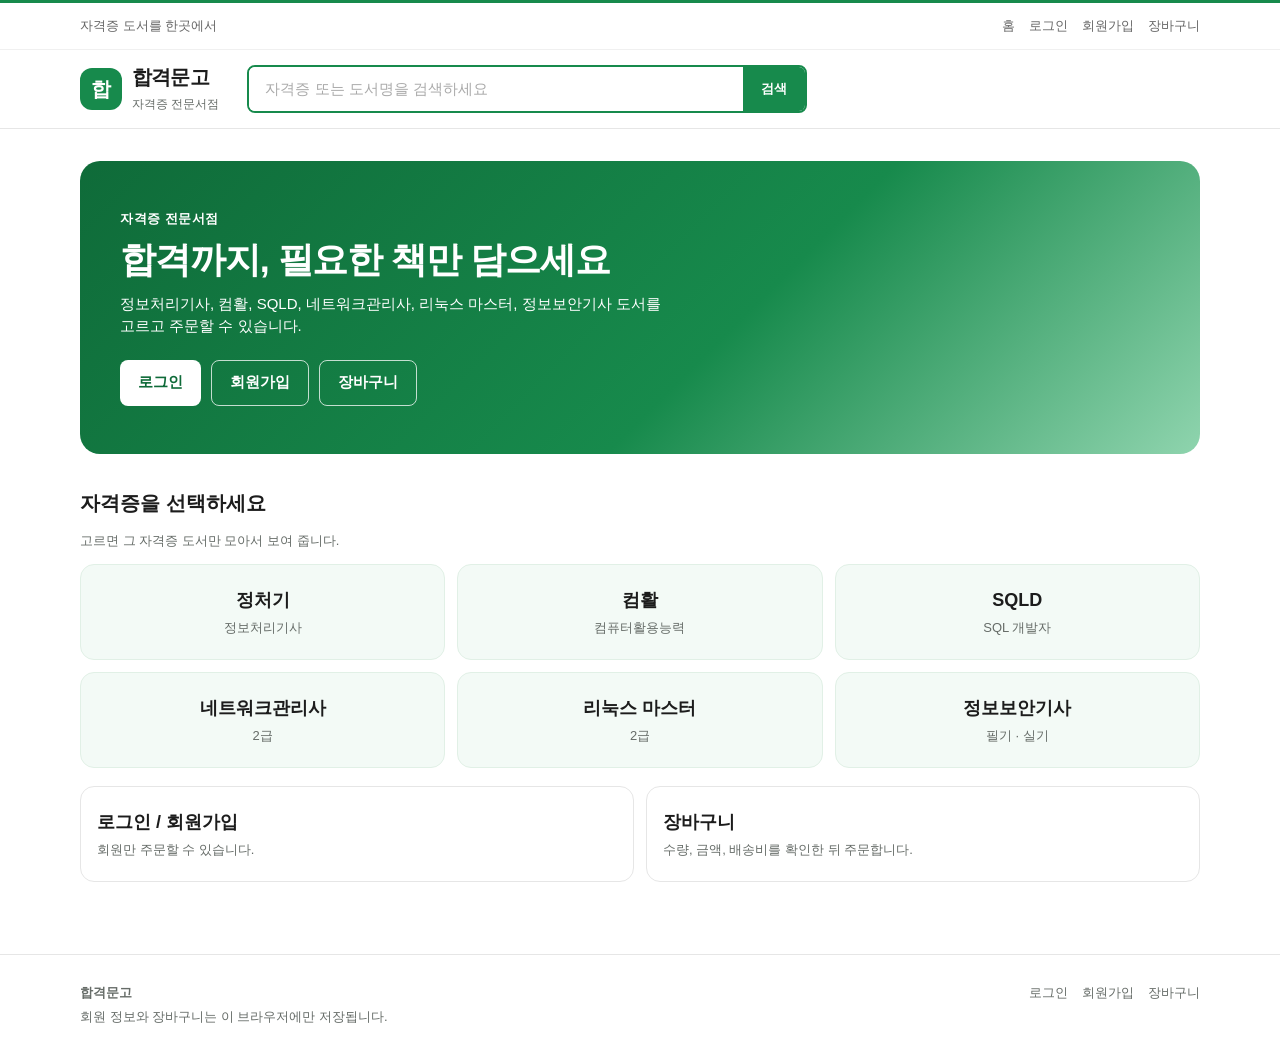
<file: index.html>
<!DOCTYPE html>
<html lang="ko">
<head>
  <meta charset="UTF-8">
  <meta name="viewport" content="width=device-width, initial-scale=1">
  <title>합격문고 | 자격증 전문서점</title>
  <link rel="stylesheet" href="css/style.css">
</head>
<body>
  <div class="util">
    <div class="wrap util-inner">
      <p>자격증 도서를 한곳에서</p>
      <nav class="util-links">
        <a href="index.html">홈</a>
        <span id="guest-menu">
          <a href="login.html">로그인</a>
          <a href="signup.html">회원가입</a>
        </span>
        <span id="member-menu" style="display:none">
          <span id="member-name"></span>
          <button type="button" onclick="logout()">로그아웃</button>
        </span>
        <a href="cart.html">장바구니<span class="badge" id="cart-count" style="display:none">0</span></a>
      </nav>
    </div>
  </div>
  <header class="header">
    <div class="wrap header-main">
      <a class="logo" href="index.html">
        <span class="logo-mark">합</span>
        <span><strong>합격문고</strong><small>자격증 전문서점</small></span>
      </a>
      <form class="search" action="cart.html#catalog" method="get">
        <input type="search" name="q" placeholder="자격증 또는 도서명을 검색하세요">
        <button type="submit">검색</button>
      </form>
    </div>
  </header>

  <main class="page">
    <div class="wrap">
      <section class="hero">
        <p class="eyebrow">자격증 전문서점</p>
        <h1>합격까지, 필요한 책만 담으세요</h1>
        <p>정보처리기사, 컴활, SQLD, 네트워크관리사, 리눅스 마스터, 정보보안기사 도서를 고르고 주문할 수 있습니다.</p>
        <div class="hero-actions">
          <a class="btn btn-primary" href="login.html">로그인</a>
          <a class="btn btn-ghost" href="signup.html">회원가입</a>
          <a class="btn btn-ghost" href="cart.html">장바구니</a>
        </div>
      </section>

      <section class="section">
        <h2>자격증을 선택하세요</h2>
        <p class="muted">고르면 그 자격증 도서만 모아서 보여 줍니다.</p>
        <div class="cat-grid" style="margin-top:14px">
          <a href="cart.html?cat=정처기#catalog"><strong>정처기</strong><span>정보처리기사</span></a>
          <a href="cart.html?cat=컴활#catalog"><strong>컴활</strong><span>컴퓨터활용능력</span></a>
          <a href="cart.html?cat=SQLD#catalog"><strong>SQLD</strong><span>SQL 개발자</span></a>
          <a href="cart.html?cat=네트워크관리사#catalog"><strong>네트워크관리사</strong><span>2급</span></a>
          <a href="cart.html?cat=리눅스 마스터#catalog"><strong>리눅스 마스터</strong><span>2급</span></a>
          <a href="cart.html?cat=정보보안기사#catalog"><strong>정보보안기사</strong><span>필기 · 실기</span></a>
        </div>
      </section>

      <section class="link-cards">
        <a href="login.html">
          <strong>로그인 / 회원가입</strong>
          <span>회원만 주문할 수 있습니다.</span>
        </a>
        <a href="cart.html">
          <strong>장바구니</strong>
          <span>수량, 금액, 배송비를 확인한 뒤 주문합니다.</span>
        </a>
      </section>
    </div>
  </main>

  <footer class="footer">
    <div class="wrap footer-inner">
      <div>
        <strong>합격문고</strong>
        <p>회원 정보와 장바구니는 이 브라우저에만 저장됩니다.</p>
      </div>
      <nav>
        <a href="login.html">로그인</a>
        <a href="signup.html">회원가입</a>
        <a href="cart.html">장바구니</a>
      </nav>
    </div>
  </footer>
  <script src="js/common.js"></script>
  <script>showHeader();</script>
</body>
</html>
</file>
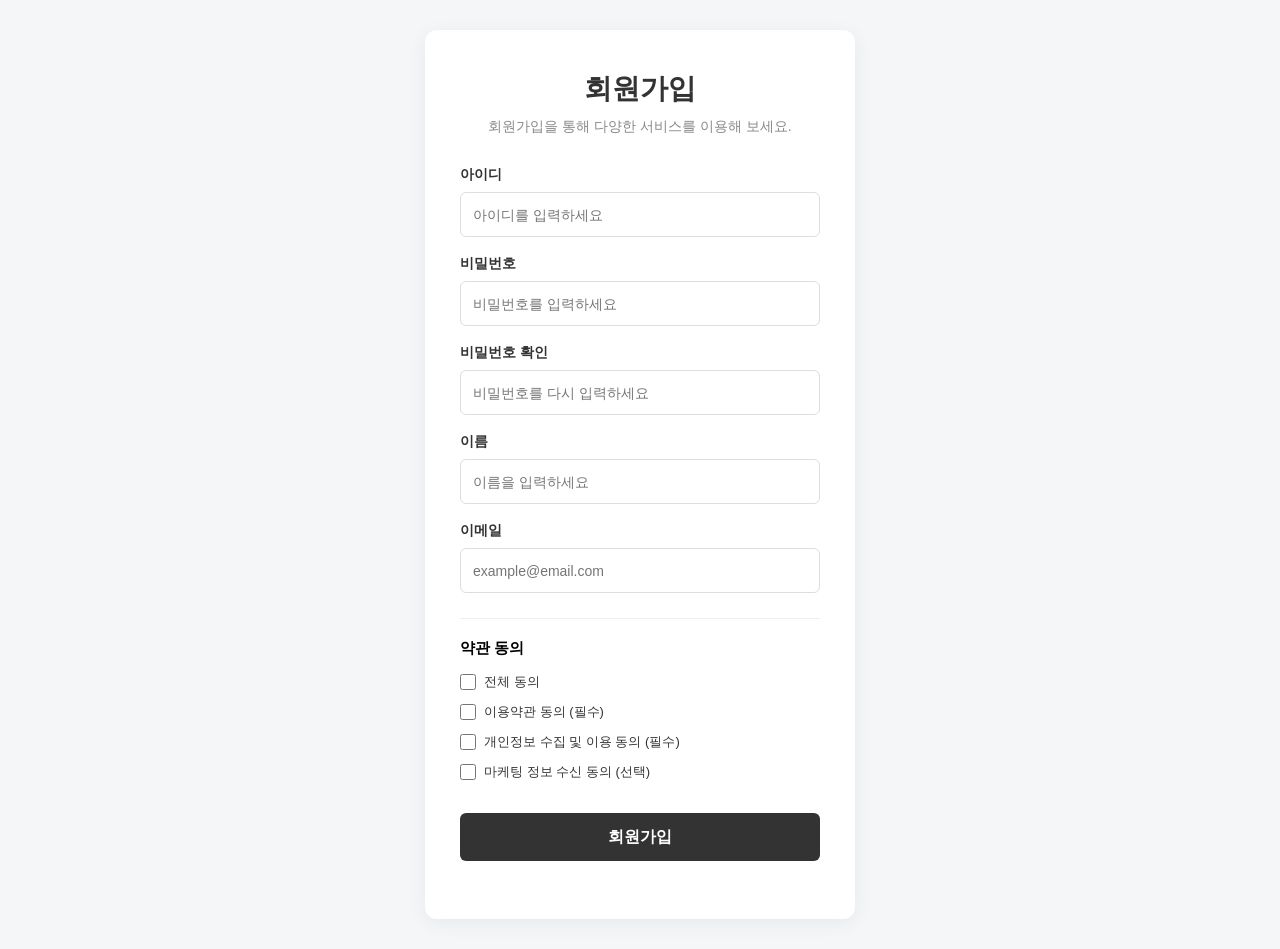
<file: book.html>
<!--
<!DOCTYPE html>
<html lang="en">
<head>
    <meta charset="UTF-8">
    <meta name="viewport" content="width=device-width, initial-scale=1.0">
    <title>Document</title>

</head>
<body>
   <div class="signup-box">
    <h2>회원가입</h2>

    <h4>회원가입하고 적립금 꼭 받아가세요!</h4> <!-- 본글씨보다 작게-->


<!-- ID와 pw를 작성하는 장소 지정

    <input type="text" name="name" placeholder="이름">
    <br><!---줄바꿈-->
<!--    <input type="text" id="id" placeholder="아이디">
    <br>
    <input type="text" pw="passward" placeholder="비밀번호">
    <br>
    <input type="text" mail="mail" placeholder="이메일">
    <br>
   <button onclick="join()">회원가입하기</button>
    </div>

   <script>
    function join(){
        const id=document.getElementById("Id").value;
    
   if(!id || !email || !pw || !pwCheck || !name) {
    alert("모든 항목을 입력해주세요");
    return;
   }

    if(pw !== pwCheck) {
    alert("비밀번호가 일치하지 않습니다");
    return;
   }
}
   

 
    </script>
    












</body>
</html
-->


<!DOCTYPE html>
<html lang="ko">
<head>
  <meta charset="UTF-8">
  <meta name="viewport" content="width=device-width, initial-scale=1.0">
  <title>회원가입</title>

  <style>





    * {
      margin: 0;
      padding: 0;
      box-sizing: border-box;
    }

    body {
      font-family: Arial, sans-serif;
      background: #f5f6f8;
      display: flex;
      justify-content: center;
      align-items: center;
      min-height: 100vh;
      padding: 30px 15px;
    }

    .container {
      width: 100%;
      max-width: 430px;
      background: white;
      padding: 40px 35px;
      border-radius: 12px;
      box-shadow: 0 4px 20px rgba(0,0,0,0.06);
    }

    h1 {
      text-align: center;
      font-size: 28px;
      margin-bottom: 10px;
      color: #333;
    }

    .subtitle {
      text-align: center;
      color: #888;
      font-size: 14px;
      margin-bottom: 30px;
    }

    .form-group {
      margin-bottom: 18px;
    }

    label {
      display: block;
      font-size: 14px;
      font-weight: bold;
      margin-bottom: 8px;
      color: #333;
    }

    input {
      width: 100%;
      height: 45px;
      border: 1px solid #ddd;
      border-radius: 6px;
      padding: 0 12px;
      font-size: 14px;
      outline: none;
    }

    input:focus {
      border-color: #666;
    }

    .message {
      font-size: 12px;
      margin-top: 6px;
    }

    .terms {
      border-top: 1px solid #eee;
      padding-top: 20px;
      margin-top: 25px;
    }

    .terms h3 {
      font-size: 15px;
      margin-bottom: 15px;
    }

    .terms label {
      display: flex;
      align-items: center;
      font-weight: normal;
      font-size: 13px;
      margin-bottom: 12px;
      cursor: pointer;
    }

    .terms input {
      width: 16px;
      height: 16px;
      margin-right: 8px;
    }

    button {
      width: 100%;
      height: 48px;
      border: none;
      border-radius: 6px;
      background: #333;
      color: white;
      font-size: 16px;
      font-weight: bold;
      cursor: pointer;
      margin-top: 20px;
    }

    button:hover {
      background: #555;
    }

    .success {
      text-align: center;
      color: #16834a;
      margin-top: 18px;
      font-size: 14px;
    }
  </style>
</head>

<body>

  <div class="container">

    <h1>회원가입</h1>
    <p class="subtitle">회원가입을 통해 다양한 서비스를 이용해 보세요.</p>

    <form id="signupForm">

      <div class="form-group">
        <label for="userId">아이디</label>
        <input type="text" id="userId"
          placeholder="아이디를 입력하세요">
      </div>

      <div class="form-group">
        <label for="password">비밀번호</label>
        <input type="password" id="password"
          placeholder="비밀번호를 입력하세요">
      </div>

      <div class="form-group">
        <label for="passwordCheck">비밀번호 확인</label>
        <input type="password" id="passwordCheck"
          placeholder="비밀번호를 다시 입력하세요">
        <p id="passwordMessage" class="message"></p>
      </div>

      <div class="form-group">
        <label for="name">이름</label>
        <input type="text" id="name"
          placeholder="이름을 입력하세요">
      </div>

      <div class="form-group">
        <label for="email">이메일</label>
        <input type="email" id="email"
          placeholder="example@email.com">
      </div>

      <div class="terms">
        <h3>약관 동의</h3>

        <label>
          <input type="checkbox" id="allAgree">
          전체 동의
        </label>

        <label>
          <input type="checkbox" class="required">
          이용약관 동의 (필수)
        </label>

        <label>
          <input type="checkbox" class="required">
          개인정보 수집 및 이용 동의 (필수)
        </label>

        <label>
          <input type="checkbox">
          마케팅 정보 수신 동의 (선택)
        </label>
      </div>

      <button type="submit">회원가입</button>

      <p id="result" class="success"></p>

    </form>
  </div>

  <script>
    // 전체 동의 기능
    const allAgree = document.getElementById("allAgree");
    const checkboxes = document.querySelectorAll(".terms input:not(#allAgree)");

    allAgree.addEventListener("change", function() {
      checkboxes.forEach(function(checkbox) {
        checkbox.checked = allAgree.checked;
      });
    });

    // 개별 약관 변경 시 전체 동의 체크 상태 변경
    checkboxes.forEach(function(checkbox) {
      checkbox.addEventListener("change", function() {
        allAgree.checked = Array.from(checkboxes)
          .every(function(item) {
            return item.checked;
          });
      });
    });

    // 비밀번호 일치 확인
    const password = document.getElementById("password");
    const passwordCheck = document.getElementById("passwordCheck");
    const passwordMessage = document.getElementById("passwordMessage");

    function checkPassword() {
      if (!passwordCheck.value) {
        passwordMessage.textContent = "";
        return false;
      }

      if (password.value === passwordCheck.value) {
        passwordMessage.textContent = "비밀번호가 일치합니다.";
        passwordMessage.style.color = "green";
        return true;
      } else {
        passwordMessage.textContent = "비밀번호가 일치하지 않습니다.";
        passwordMessage.style.color = "red";
        return false;
      }
    }

    password.addEventListener("input", checkPassword);
    passwordCheck.addEventListener("input", checkPassword);

    // 회원가입 제출
    document.getElementById("signupForm")
      .addEventListener("submit", function(event) {

      event.preventDefault();

      const userId = document.getElementById("userId").value.trim();
      const name = document.getElementById("name").value.trim();
      const email = document.getElementById("email").value.trim();

      const result = document.getElementById("result");

      result.style.color = "red";

      if (userId.length < 4) {
        result.textContent = "아이디는 4자 이상 입력해 주세요.";
        return;
      }

      if (password.value.length < 8) {
        result.textContent = "비밀번호는 8자 이상 입력해 주세요.";
        return;
      }

      if (!checkPassword()) {
        result.textContent = "비밀번호를 확인해 주세요.";
        return;
      }

      if (!name) {
        result.textContent = "이름을 입력해 주세요.";
        return;
      }

      const emailPattern = /^[^\s@]+@[^\s@]+\.[^\s@]+$/;

      if (!emailPattern.test(email)) {
        result.textContent = "올바른 이메일 주소를 입력해 주세요.";
        return;
      }

      const requiredTerms = document.querySelectorAll(".required");

      const allRequiredChecked = Array.from(requiredTerms)
        .every(function(item) {
          return item.checked;
        });

      if (!allRequiredChecked) {
        result.textContent = "필수 약관에 동의해 주세요.";
        return;
      }

      result.style.color = "green";
      result.textContent = name + "님, 회원가입 입력이 완료되었습니다~";
    });
  </script>

</body>
</html>
</file>
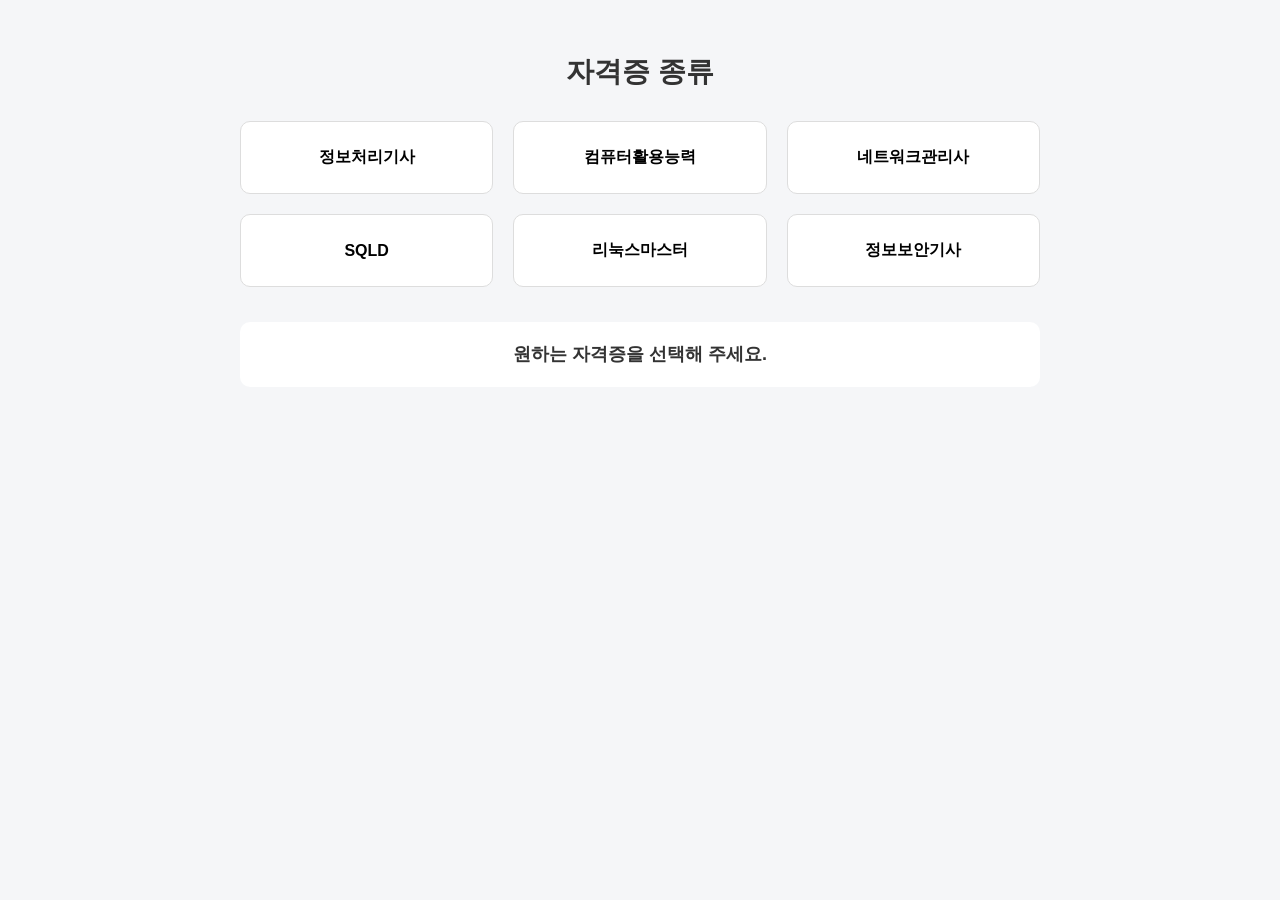
<file: book1.html>
<!---
<!DOCTYPE html>
<html lang="en">
<head>
    <meta charset="UTF-8">
    <meta name="viewport" content="width=device-width, initial-scale=1.0">
    <title>Document</title>


<!--꾸미기 설정
.certificate-list{
    display:grid;
    grid-template-columns: repeat(3, 1fr);
    gap:20px;
    margin-top:30px;
}

#result{
    text-align:center;
    margin-top:30px;
}

@media (max-width:600px){
    .certificate-list{
        grid-template-columns: repeat(2, 1fr);
    }
}

function selectBox(name{
    const result
})
</head>
<body>
<div clas="certficate-container">
    
    제목
    <h2>자격증 종류</h2>
    
    자격증별로 하나의 박스로 묶는 태그
    <div class="certificate-list">

    <!--정보처리기사 책 관련된 버튼 추가
    <button onclick="정보처리기사">
    정보처리기사
    </button>

    <!--컴퓨터활용능력 책 관련된 버튼 추가
    <button onclick="컴퓨터활용능력">
    컴퓨터활용능력
    </button>    
    
    <!--네트워크관리사 책 관련된 버튼 추가
    <button onclick="네트워크관리사">
    네트워크관리사
    </button>

    <!--SQLD 책 관련된 버튼 추가
    <button onclick="SQLD">
    SQLD
    </button>

    <!--리눅스마스터 책 관련된 버튼 추가
    <button onclick="리눅스마스터">
    리눅스마스터
    </button>

    <!--정보보안기사 책 관련된 버튼 추가
    <button onclick="정보보안기사">
    정보보안기사
    </button>
</div>

</div>
<div id="result"></div>    
</body>
</html>
--->

<!DOCTYPE html>
<html lang="ko">

<head>
    <meta charset="UTF-8">
    <meta name="viewport" content="width=device-width, initial-scale=1.0">

    <title>자격증 나열</title>

    <style>
        /* 전체적인 화면 박스 */
        body {
            font-family: Arial, sans-serif;
            background-color: #f5f6f8;
            margin: 0;
            padding: 30px;
        }

        /* 자격증 나열하는 컨테이너 박스로 묶기 */
        .certificate-container {
            max-width: 800px;
            margin: 0 auto;
            text-align: center;
        }

        /* 크게 보이도록 제목 설정 */
        h2 {
            font-size: 28px;
            color: #333;
            margin-bottom: 30px;
        }

        /* 자격증별로 나누어진 목록 */
        .certificate-list {
            display: grid;
            grid-template-columns: repeat(3, 1fr);
            gap: 20px;
            margin-top: 30px;
        }

        /* 자격증 버튼 */
        .certificate-list button {
            padding: 25px 15px;
            border: 1px solid #ddd;
            border-radius: 10px;
            background-color: white;
            font-size: 16px;
            font-weight: bold;
            cursor: pointer;
            transition: 0.3s;
        }

        /* 마우스 커서를 올리면 반응하도록 */
        .certificate-list button:hover {
            background-color: #333;
            color: white;
            transform: translateY(-3px);
        }

        /* 버튼만들어서 자격증별로 각각 선택하도록 */
        .certificate-list button.active {
            background-color: #333;
            color: white;
            border-color: #333;
        }

        /* 선택 결과 창 */
        #result {
            margin-top: 35px;
            padding: 20px;
            font-size: 18px;
            font-weight: bold;
            color: #333;
            background-color: white;
            border-radius: 10px;
            min-height: 25px;
        }

        /* 모바일 화면
        @media (max-width: 600px) {
            .certificate-list {
                grid-template-columns: repeat(2, 1fr);
                gap: 12px;
            }

            h2 {
                font-size: 23px;
            }

            .certificate-list button {
                padding: 20px 10px;
                font-size: 14px;
            }    
            }
                */
    </style>

</head>

<body>

    <!-- 자격증 화면 -->
    <div class="certificate-container">

        <!-- 제목 -->
        <h2>자격증 종류</h2>

        <!-- 자격증 버튼 목록 -->
        <div class="certificate-list">

            <button onclick="selectBox(this, '정보처리기사')">
                정보처리기사
            </button>

            <button onclick="selectBox(this, '컴퓨터활용능력')">
                컴퓨터활용능력
            </button>

            <button onclick="selectBox(this, '네트워크관리사')">
                네트워크관리사
            </button>

            <button onclick="selectBox(this, 'SQLD')">
                SQLD
            </button>

            <button onclick="selectBox(this, '리눅스마스터')">
                리눅스마스터
            </button>

            <button onclick="selectBox(this, '정보보안기사')">
                정보보안기사
            </button>

        </div>

        <!-- 원하는 자격증을 선택하였을 때와 선택 결과가 보이도록 -->
        <div id="result">
            원하는 자격증을 선택해 주세요.
        </div>

    </div>

    <script>

        function selectBox(button, name) {

            // 결과 출력 영역 선택하기
            const result = document.getElementById("result");

            // 모든 버튼 선택하기
            const buttons = document.querySelectorAll(
                ".certificate-list button"
            );

            // 기존 선택의 대한 효과 제거 부분
            buttons.forEach(function(item) {
                item.classList.remove("active");
            });

            // 클릭한 버튼과 선택 효과 추가
            button.classList.add("active");

            // 선택 결과와 출력하기
            result.textContent = name + " 자격증을 선택했습니다.";

        }

    </script>

</body>
</html>
</file>
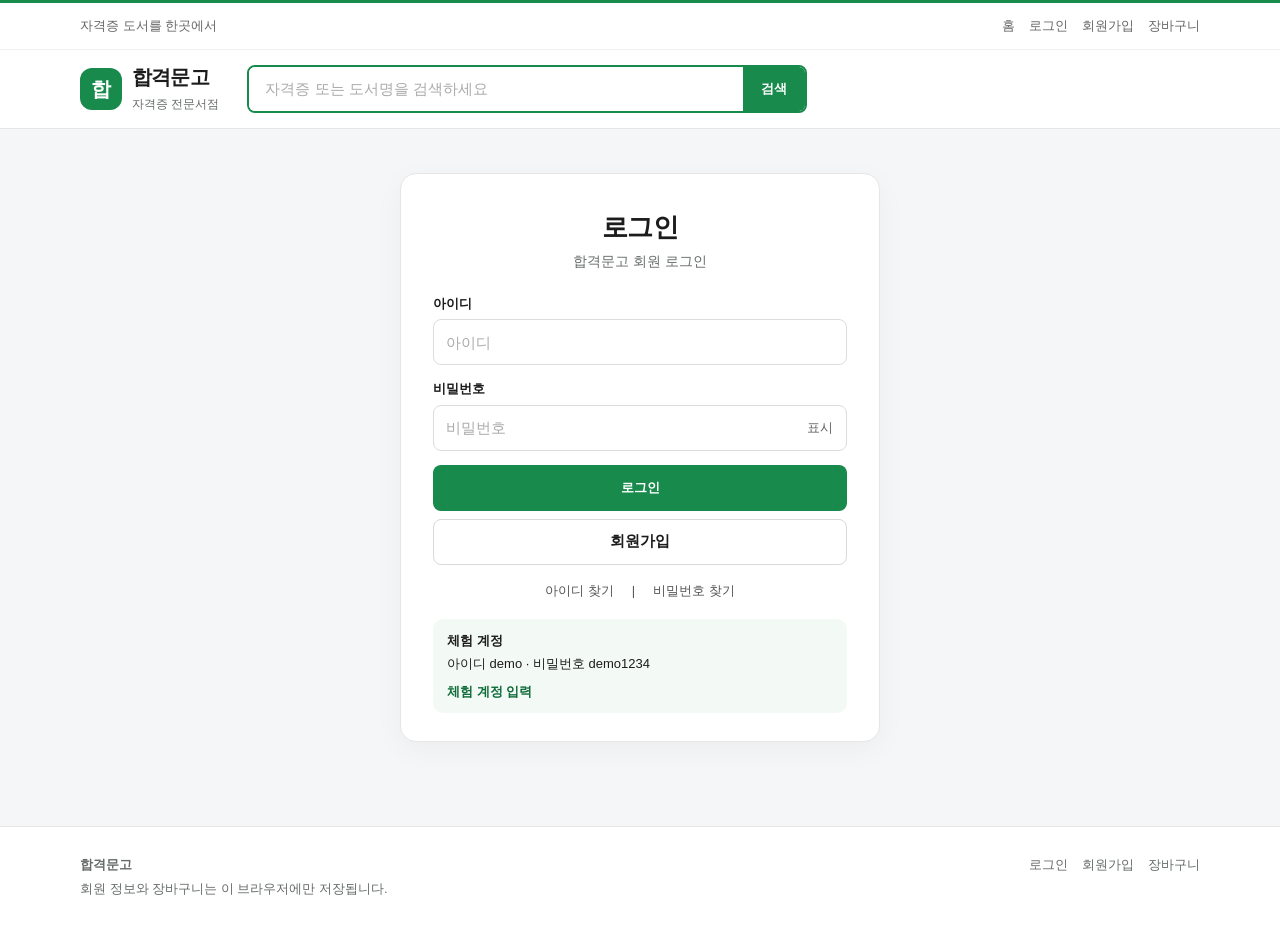
<file: login.html>
<!DOCTYPE html>
<html lang="ko">
<head>
  <meta charset="UTF-8">
  <meta name="viewport" content="width=device-width, initial-scale=1">
  <title>로그인 | 합격문고</title>
  <link rel="stylesheet" href="css/style.css">
</head>
<body class="auth-body">
  <div class="util">
    <div class="wrap util-inner">
      <p>자격증 도서를 한곳에서</p>
      <nav class="util-links">
        <a href="index.html">홈</a>
        <span id="guest-menu">
          <a href="login.html">로그인</a>
          <a href="signup.html">회원가입</a>
        </span>
        <span id="member-menu" style="display:none">
          <span id="member-name"></span>
          <button type="button" onclick="logout()">로그아웃</button>
        </span>
        <a href="cart.html">장바구니<span class="badge" id="cart-count" style="display:none">0</span></a>
      </nav>
    </div>
  </div>
  <header class="header">
    <div class="wrap header-main">
      <a class="logo" href="index.html">
        <span class="logo-mark">합</span>
        <span><strong>합격문고</strong><small>자격증 전문서점</small></span>
      </a>
      <form class="search" action="cart.html#catalog" method="get">
        <input type="search" name="q" placeholder="자격증 또는 도서명을 검색하세요">
        <button type="submit">검색</button>
      </form>
    </div>
  </header>

  <main class="page">
    <div class="auth-card">
      <h1>로그인</h1>
      <p class="lead">합격문고 회원 로그인</p>
      <p id="joined" class="banner" style="display:none">회원가입이 완료되었습니다. 로그인해 주세요.</p>
      <p id="already" class="banner" style="display:none"><strong id="already-name"></strong>님은 이미 로그인되어 있습니다. <a href="cart.html">장바구니로 이동</a></p>

      <form onsubmit="return doLogin()">
        <p id="login-error" class="form-error"></p>
        <label class="field">
          <span>아이디</span>
          <input id="user-id" placeholder="아이디">
        </label>
        <label class="field">
          <span>비밀번호</span>
          <span class="pw-wrap">
            <input id="password" type="password" placeholder="비밀번호">
            <button type="button" onclick="togglePw('password')">표시</button>
          </span>
        </label>
        <div class="stack">
          <button class="btn btn-primary btn-block" type="submit">로그인</button>
          <a class="btn btn-ghost btn-block" href="signup.html">회원가입</a>
        </div>
      </form>

      <div class="help-row">
        <button type="button" onclick="showBox('find-box')">아이디 찾기</button>
        <span>|</span>
        <button type="button" onclick="showBox('reset-box')">비밀번호 찾기</button>
      </div>

      <div id="find-box" class="demo-box" style="display:none">
        <strong>아이디 찾기</strong>
        <label class="field"><span>이름</span><input id="find-name"></label>
        <label class="field"><span>이메일</span><input id="find-email"></label>
        <button class="btn btn-primary" type="button" onclick="findMyId()">찾기</button>
        <p id="find-result"></p>
      </div>

      <div id="reset-box" class="demo-box" style="display:none">
        <strong>비밀번호 재설정</strong>
        <label class="field"><span>아이디</span><input id="reset-id"></label>
        <label class="field"><span>이메일</span><input id="reset-email"></label>
        <label class="field"><span>새 비밀번호</span><input id="reset-password" type="password"></label>
        <label class="field"><span>새 비밀번호 확인</span><input id="reset-password2" type="password"></label>
        <button class="btn btn-primary" type="button" onclick="resetPw()">변경</button>
        <p id="reset-result"></p>
      </div>

      <div class="demo-box">
        <strong>체험 계정</strong>
        <p>아이디 demo · 비밀번호 demo1234</p>
        <button type="button" onclick="fillDemo()">체험 계정 입력</button>
      </div>
    </div>
  </main>

  <footer class="footer">
    <div class="wrap footer-inner">
      <div>
        <strong>합격문고</strong>
        <p>회원 정보와 장바구니는 이 브라우저에만 저장됩니다.</p>
      </div>
      <nav>
        <a href="login.html">로그인</a>
        <a href="signup.html">회원가입</a>
        <a href="cart.html">장바구니</a>
      </nav>
    </div>
  </footer>
  <script src="js/common.js"></script>
  <script src="js/login.js"></script>
</body>
</html>
</file>
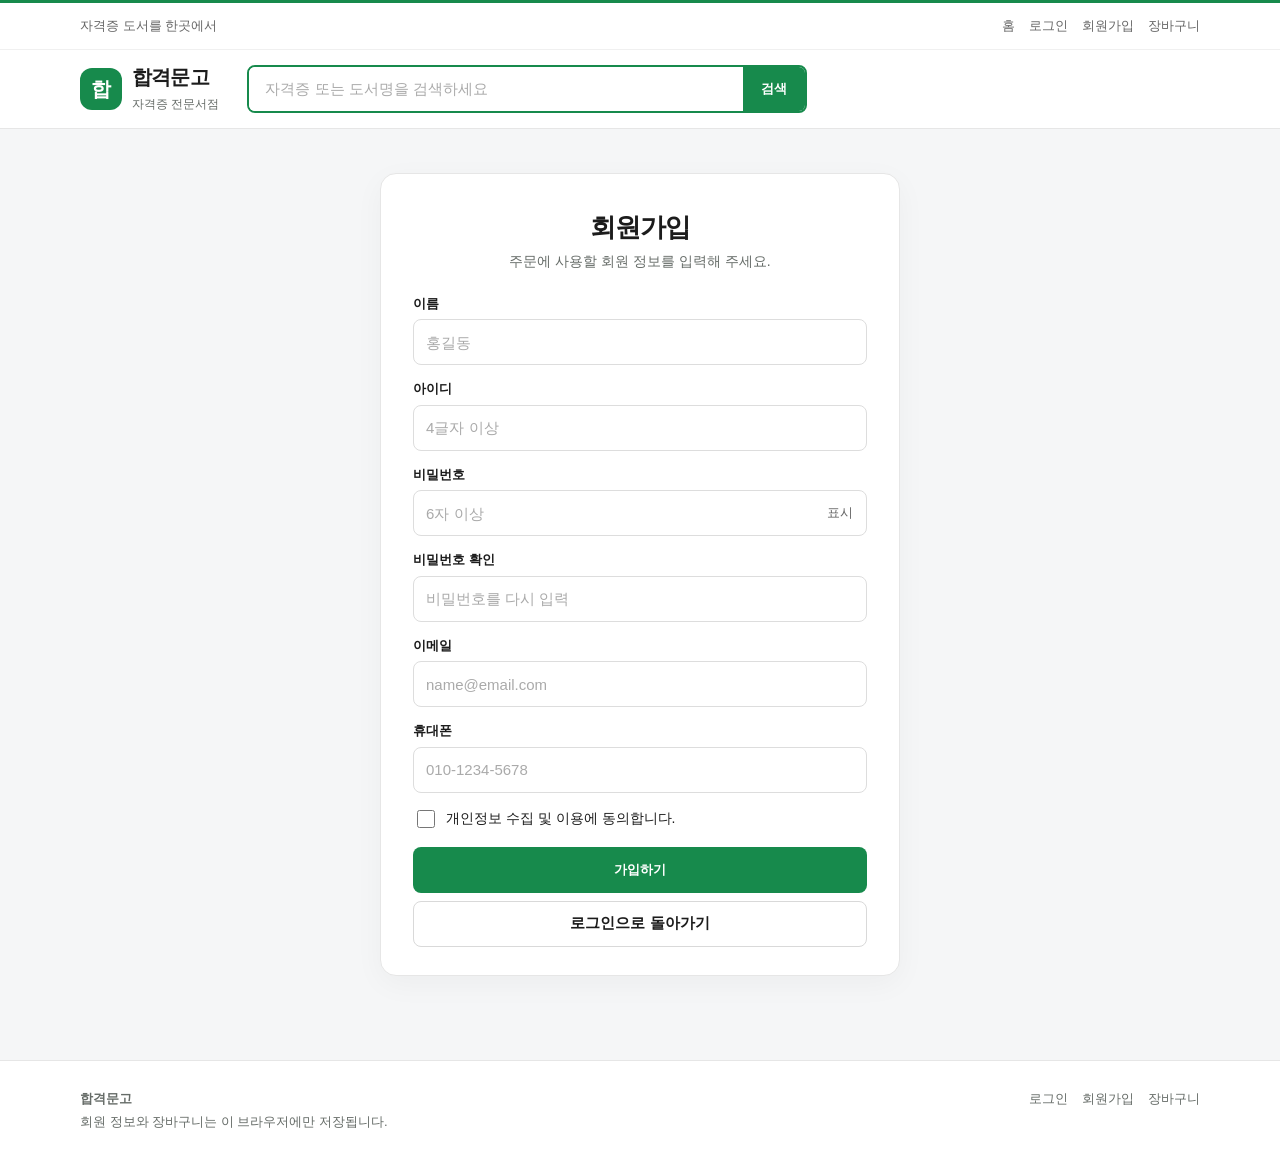
<file: signup.html>
<!DOCTYPE html>
<html lang="ko">
<head>
  <meta charset="UTF-8">
  <meta name="viewport" content="width=device-width, initial-scale=1">
  <title>회원가입 | 합격문고</title>
  <link rel="stylesheet" href="css/style.css">
</head>
<body class="auth-body">
  <div class="util">
    <div class="wrap util-inner">
      <p>자격증 도서를 한곳에서</p>
      <nav class="util-links">
        <a href="index.html">홈</a>
        <span id="guest-menu">
          <a href="login.html">로그인</a>
          <a href="signup.html">회원가입</a>
        </span>
        <span id="member-menu" style="display:none">
          <span id="member-name"></span>
          <button type="button" onclick="logout()">로그아웃</button>
        </span>
        <a href="cart.html">장바구니<span class="badge" id="cart-count" style="display:none">0</span></a>
      </nav>
    </div>
  </div>
  <header class="header">
    <div class="wrap header-main">
      <a class="logo" href="index.html">
        <span class="logo-mark">합</span>
        <span><strong>합격문고</strong><small>자격증 전문서점</small></span>
      </a>
      <form class="search" action="cart.html#catalog" method="get">
        <input type="search" name="q" placeholder="자격증 또는 도서명을 검색하세요">
        <button type="submit">검색</button>
      </form>
    </div>
  </header>

  <main class="page">
    <div class="auth-card wide">
      <h1>회원가입</h1>
      <p class="lead">주문에 사용할 회원 정보를 입력해 주세요.</p>
      <form onsubmit="return doSignup()">
        <p id="signup-error" class="form-error"></p>
        <label class="field">
          <span>이름</span>
          <input id="name" placeholder="홍길동">
        </label>
        <label class="field">
          <span>아이디</span>
          <input id="user-id" placeholder="4글자 이상">
        </label>
        <label class="field">
          <span>비밀번호</span>
          <span class="pw-wrap">
            <input id="signup-password" type="password" placeholder="6자 이상">
            <button type="button" onclick="togglePw('signup-password')">표시</button>
          </span>
        </label>
        <label class="field">
          <span>비밀번호 확인</span>
          <input id="signup-password2" type="password" placeholder="비밀번호를 다시 입력">
        </label>
        <label class="field">
          <span>이메일</span>
          <input id="email" placeholder="name@email.com">
        </label>
        <label class="field">
          <span>휴대폰</span>
          <input id="phone" placeholder="010-1234-5678">
        </label>
        <label class="checkline">
          <input id="agree" type="checkbox">
          <span>개인정보 수집 및 이용에 동의합니다.</span>
        </label>
        <div class="stack">
          <button class="btn btn-primary btn-block" type="submit">가입하기</button>
          <a class="btn btn-ghost btn-block" href="login.html">로그인으로 돌아가기</a>
        </div>
      </form>
    </div>
  </main>

  <footer class="footer">
    <div class="wrap footer-inner">
      <div>
        <strong>합격문고</strong>
        <p>회원 정보와 장바구니는 이 브라우저에만 저장됩니다.</p>
      </div>
      <nav>
        <a href="login.html">로그인</a>
        <a href="signup.html">회원가입</a>
        <a href="cart.html">장바구니</a>
      </nav>
    </div>
  </footer>
  <script src="js/common.js"></script>
  <script src="js/signup.js"></script>
</body>
</html>
</file>
<file: css/style.css>
:root {
  --green: #178a4c;
  --green-dark: #0f6b39;
  --green-soft: #f3faf6;
  --ink: #1c1c1c;
  --sub: #666c68;
  --line: #e6e6e6;
  --bg: #f5f6f7;
  --red: #d92d20;
  --radius: 12px;
}

* { box-sizing: border-box; }

html, body { margin: 0; padding: 0; }

body {
  min-height: 100vh;
  display: flex;
  flex-direction: column;
  color: var(--ink);
  background: #fff;
  font-family: "Malgun Gothic", "Apple SD Gothic Neo", sans-serif;
  font-size: 15px;
  line-height: 1.5;
}

body.auth-body { background: var(--bg); }

button, input { font-family: inherit; }

button {
  cursor: pointer;
  background: none;
  border: 0;
  color: inherit;
}

a { color: inherit; }

img { max-width: 100%; }

:focus-visible {
  outline: 2px solid var(--green);
  outline-offset: 2px;
}

::placeholder { color: #aaa; }

.page { flex: 1; padding: 32px 0 72px; }

.wrap {
  width: min(1120px, calc(100% - 32px));
  margin: 0 auto;
}

h1, h2, h3 { line-height: 1.35; }

.page h1 { margin: 0 0 18px; font-size: 28px; letter-spacing: -0.03em; }

h2 { margin: 0 0 14px; font-size: 20px; }

.muted { color: var(--sub); font-size: 13px; }

.cat {
  margin: 0;
  color: var(--green-dark);
  font-size: 12px;
  font-weight: 700;
}

.util {
  background: #fff;
  border-top: 3px solid var(--green);
  border-bottom: 1px solid #f0f0f0;
}

.util-inner {
  display: flex;
  justify-content: space-between;
  align-items: center;
  gap: 12px;
  min-height: 36px;
  color: #666;
  font-size: 13px;
}

.util-links {
  display: flex;
  align-items: center;
  justify-content: flex-end;
  flex-wrap: wrap;
  gap: 14px;
}

.util a { text-decoration: none; }

.util a:hover, .util button:hover { color: var(--green-dark); }

.util a.is-active { color: var(--green-dark); font-weight: 700; }

.hello { color: var(--ink); font-weight: 700; }

.header { background: #fff; border-bottom: 1px solid var(--line); }

.header-main {
  display: flex;
  align-items: center;
  gap: 28px;
  height: 78px;
}

.logo {
  display: flex;
  align-items: center;
  gap: 10px;
  flex: 0 0 auto;
  text-decoration: none;
}

.logo-mark {
  width: 42px;
  height: 42px;
  display: grid;
  place-items: center;
  border-radius: 12px;
  background: var(--green);
  color: #fff;
  font-size: 20px;
  font-weight: 800;
}

.logo strong { display: block; font-size: 20px; letter-spacing: -0.04em; }

.logo small { color: var(--sub); font-size: 12px; }

.search {
  display: flex;
  flex: 1;
  max-width: 560px;
  overflow: hidden;
  border: 2px solid var(--green);
  border-radius: 8px;
  background: #fff;
}

.search input {
  flex: 1;
  min-width: 0;
  height: 44px;
  border: 0;
  padding: 0 16px;
  font: inherit;
  outline: none;
}

.search button {
  padding: 0 18px;
  background: var(--green);
  color: #fff;
  font-weight: 700;
}

.search button:hover { background: var(--green-dark); }

.badge {
  display: inline-flex;
  align-items: center;
  justify-content: center;
  min-width: 18px;
  height: 18px;
  margin-left: 4px;
  padding: 0 5px;
  border-radius: 99px;
  background: var(--red);
  color: #fff;
  font-size: 11px;
  font-weight: 700;
}

.badge[hidden] { display: none; }

.footer {
  margin-top: auto;
  padding: 28px 0;
  border-top: 1px solid var(--line);
  background: #fff;
  color: var(--sub);
  font-size: 13px;
}

.footer-inner {
  display: flex;
  justify-content: space-between;
  gap: 16px;
  flex-wrap: wrap;
}

.footer p { margin: 4px 0 0; }

.footer nav { display: flex; gap: 14px; }

.footer a { text-decoration: none; }

.footer a:hover { text-decoration: underline; }

.hero {
  padding: 48px 40px;
  border-radius: 20px;
  background: linear-gradient(135deg, #0f6b39, #178a4c 58%, #8fd4ae);
  color: #fff;
}

.eyebrow { margin: 0; font-size: 13px; font-weight: 700; letter-spacing: 0.04em; }

.hero h1 { margin: 8px 0; color: #fff; font-size: 36px; }

.hero p { margin: 0; max-width: 560px; }

.hero-actions { display: flex; flex-wrap: wrap; gap: 10px; margin-top: 22px; }

.section { margin-top: 36px; }

.section-head {
  display: flex;
  justify-content: space-between;
  align-items: end;
  gap: 12px;
  margin-bottom: 14px;
}

.section-head h2 { margin: 0; }

.btn {
  display: inline-flex;
  align-items: center;
  justify-content: center;
  height: 46px;
  padding: 0 18px;
  border-radius: 8px;
  font-weight: 700;
  text-decoration: none;
}

.btn-block { width: 100%; }

.btn-primary { background: var(--green); color: #fff; }

.btn-primary:hover { background: var(--green-dark); }

.btn-ghost { background: #fff; color: var(--ink); border: 1px solid #d9d9d9; }

.btn-ghost:hover { border-color: var(--green); color: var(--green-dark); }

.hero .btn-primary { background: #fff; color: var(--green-dark); }

.hero .btn-primary:hover { background: #f3faf6; }

.hero .btn-ghost { background: transparent; color: #fff; border-color: rgba(255, 255, 255, 0.75); }

.hero .btn-ghost:hover { background: rgba(255, 255, 255, 0.12); }

.cat-grid, .link-cards {
  display: grid;
  grid-template-columns: repeat(3, 1fr);
  gap: 12px;
}

.link-cards { grid-template-columns: 1fr 1fr; margin-top: 18px; }

.cat-grid a, .link-cards a {
  display: flex;
  flex-direction: column;
  align-items: center;
  justify-content: center;
  gap: 4px;
  min-height: 96px;
  padding: 16px;
  border: 1px solid #e1f0e6;
  border-radius: 14px;
  background: var(--green-soft);
  text-decoration: none;
}

.link-cards a {
  align-items: flex-start;
  background: #fff;
  border-color: var(--line);
}

.cat-grid a strong, .link-cards a strong { font-size: 18px; }

.cat-grid a span, .link-cards a span { color: var(--sub); font-size: 13px; }

.cat-grid a:hover, .link-cards a:hover { border-color: var(--green); }

.auth-card {
  width: min(480px, 100%);
  margin: 12px auto;
  padding: 36px 32px 28px;
  border: 1px solid var(--line);
  border-radius: 16px;
  background: #fff;
  box-shadow: 0 8px 30px rgba(0, 0, 0, 0.04);
}

.auth-card.wide { width: min(520px, 100%); }

.auth-card h1 { margin: 0 0 6px; text-align: center; font-size: 26px; }

.lead {
  margin: 0 0 22px;
  text-align: center;
  color: var(--sub);
  font-size: 14px;
}

.field {
  display: flex;
  flex-direction: column;
  gap: 6px;
  margin-bottom: 14px;
}

.field > span:not(.pw-wrap) { font-size: 13px; font-weight: 700; }

.field input {
  width: 100%;
  height: 46px;
  border: 1px solid #ddd;
  border-radius: 8px;
  padding: 0 12px;
  font: inherit;
  background: #fff;
}

.field input:focus {
  border-color: var(--green);
  outline: none;
}

.pw-wrap { position: relative; }

.pw-wrap input { padding-right: 64px; }

.pw-wrap button {
  position: absolute;
  top: 50%;
  right: 8px;
  transform: translateY(-50%);
  padding: 6px;
  color: #666;
  font-size: 13px;
}

.checkline {
  display: flex;
  align-items: center;
  gap: 8px;
  margin: 4px 0 16px;
  font-size: 14px;
}

input[type="checkbox"] {
  width: 18px;
  height: 18px;
  accent-color: var(--green);
}

.form-error { min-height: 0; margin: 0 0 8px; font-size: 13px; }

.form-error { color: var(--red); }

.form-error:empty { display: none; }

.stack { display: flex; flex-direction: column; gap: 8px; }

.help-row {
  display: flex;
  justify-content: center;
  gap: 12px;
  margin-top: 16px;
  color: #555;
  font-size: 13px;
}

.help-row button:hover { text-decoration: underline; }

.demo-box {
  margin-top: 18px;
  padding: 12px 14px;
  border-radius: 10px;
  background: var(--green-soft);
  font-size: 13px;
}

.demo-box p { margin: 4px 0 8px; }

.demo-box button { padding: 0; color: var(--green-dark); font-weight: 700; }

.demo-box .btn { padding: 0 16px; margin-top: 4px; color: #fff; }

.banner {
  margin-bottom: 16px;
  padding: 12px 14px;
  border: 1px solid #d7efe0;
  border-radius: 10px;
  background: var(--green-soft);
  color: var(--green-dark);
  font-size: 14px;
}

.banner a { font-weight: 700; }

.cart-layout {
  display: grid;
  grid-template-columns: minmax(0, 1fr) 300px;
  gap: 24px;
  align-items: start;
}

.cart-panel {
  padding: 4px 18px 8px;
  border: 1px solid var(--line);
  border-radius: var(--radius);
}

.cart-item {
  display: flex;
  flex-wrap: wrap;
  align-items: center;
  gap: 14px;
  padding: 18px 0;
  border-top: 1px solid var(--line);
}

.cart-item:first-child { border-top: 0; }

.ci-info { flex: 1; min-width: 140px; }

.ci-price strong { display: block; font-size: 16px; }

.qty span {
  display: inline-flex;
  align-items: center;
  justify-content: center;
  width: 42px;
  height: 34px;
  border-left: 1px solid var(--line);
  border-right: 1px solid var(--line);
}

.product input[type="number"] {
  width: 64px;
  height: 34px;
  margin-left: 6px;
  border: 1px solid var(--line);
  border-radius: 8px;
  text-align: center;
}

#guest-menu, #member-menu {
  display: inline-flex;
  align-items: center;
  gap: 14px;
}

.item-title { margin: 2px 0; font-size: 16px; font-weight: 700; }

.qty-label { display: block; margin-bottom: 4px; color: var(--sub); font-size: 12px; }

.qty {
  display: inline-flex;
  overflow: hidden;
  border: 1px solid var(--line);
  border-radius: 8px;
}

.qty button {
  width: 32px;
  height: 34px;
  background: #fafafa;
  font-size: 18px;
}

.qty input {
  width: 42px;
  height: 34px;
  border: 0;
  border-left: 1px solid var(--line);
  border-right: 1px solid var(--line);
  text-align: center;
  font: inherit;
}

.qty input::-webkit-outer-spin-button,
.qty input::-webkit-inner-spin-button { -webkit-appearance: none; margin: 0; }

.text-btn { color: #666; font-size: 13px; }

.text-btn:hover { color: var(--red); }

.summary {
  position: sticky;
  top: 16px;
  padding: 20px;
  border: 1px solid var(--line);
  border-radius: var(--radius);
  background: #fff;
}

.summary h2 { margin-bottom: 8px; }

.sum-row {
  display: flex;
  justify-content: space-between;
  gap: 12px;
  margin: 10px 0;
  font-size: 14px;
}

.sum-row.total {
  margin-top: 14px;
  padding-top: 14px;
  border-top: 1px solid var(--line);
  font-size: 18px;
}

.hint { margin: 8px 0 16px; color: var(--green-dark); font-size: 13px; }

.empty {
  padding: 36px 16px;
  border: 1px dashed #d5d5d5;
  border-radius: var(--radius);
  color: var(--sub);
  text-align: center;
}

.chips { display: flex; flex-wrap: wrap; gap: 8px; margin-bottom: 16px; }

.chip {
  padding: 8px 14px;
  border: 1px solid var(--line);
  border-radius: 999px;
  background: #fff;
  text-decoration: none;
  font-size: 14px;
}

.chip.is-on, .chip:hover {
  border-color: var(--green);
  background: var(--green-soft);
  color: var(--green-dark);
  font-weight: 700;
}

.clear-filter { color: var(--green-dark); font-size: 13px; font-weight: 700; }

.catalog-grid {
  display: grid;
  grid-template-columns: repeat(auto-fill, minmax(240px, 1fr));
  gap: 14px;
}

.product {
  display: flex;
  flex-direction: column;
  align-items: flex-start;
  padding: 16px;
  border: 1px solid var(--line);
  border-radius: var(--radius);
  background: #fff;
}

.product h3 {
  display: -webkit-box;
  min-height: 4.2em;
  margin: 6px 0;
  overflow: hidden;
  font-size: 15px;
  line-height: 1.4;
  -webkit-box-orient: vertical;
  -webkit-line-clamp: 3;
}

.desc {
  margin: 0 0 10px;
  color: var(--ink);
  font-size: 13px;
  line-height: 1.55;
}

.cover {
  width: 132px;
  height: 184px;
  object-fit: cover;
  margin-bottom: 10px;
  border-radius: 2px;
  background: #f3f3f3;
  box-shadow: 4px 8px 16px rgba(0, 0, 0, 0.16);
}

.cover.small {
  width: 64px;
  height: 90px;
  margin: 0;
}

.price { margin: 0 0 10px; font-size: 18px; font-weight: 800; }

.list-price {
  margin-left: 6px;
  color: var(--sub);
  font-size: 12px;
  font-weight: 500;
  text-decoration: line-through;
}

.product .qty-row { margin-bottom: 12px; }

.product .btn { margin-top: auto; }

.buy-link {
  margin-top: 8px;
  text-align: center;
  text-decoration: none;
}

.store-link {
  color: var(--green-dark);
  font-size: 13px;
  font-weight: 700;
}

.book {
  position: relative;
  display: flex;
  flex-direction: column;
  justify-content: space-between;
  width: 96px;
  height: 132px;
  margin-bottom: 10px;
  padding: 14px 12px 12px 16px;
  border-radius: 2px 8px 8px 2px;
  color: #fff;
  box-shadow: 5px 8px 16px rgba(0, 0, 0, 0.16);
}

.book::before {
  content: "";
  position: absolute;
  top: 0;
  bottom: 0;
  left: 0;
  width: 8px;
  background: rgba(0, 0, 0, 0.18);
}

.book strong { font-size: 14px; line-height: 1.35; }

.book.small {
  width: 72px;
  height: 104px;
  margin: 0;
  padding: 10px 8px 8px 12px;
}

.book.small strong { font-size: 12px; }

.tone-a { background: linear-gradient(160deg, #1f8a54, #0e5a36); }
.tone-b { background: linear-gradient(160deg, #2b6cb0, #1a365d); }
.tone-c { background: linear-gradient(160deg, #0f8ea8, #0e4f5c); }
.tone-d { background: linear-gradient(160deg, #4a5a86, #2a334d); }
.tone-e { background: linear-gradient(160deg, #3d6b45, #243528); }
.tone-f { background: linear-gradient(160deg, #8c3d52, #4c1d2a); }

@media (max-width: 800px) {
  .cart-layout { grid-template-columns: 1fr; }
  .summary { position: static; }
}

@media (max-width: 720px) {
  .util-inner p { display: none; }
  .header-main { height: auto; flex-wrap: wrap; gap: 12px; padding: 12px 0; }
  .search { flex: 1 1 100%; max-width: none; }
  .hero { padding: 28px 20px; }
  .hero h1 { font-size: 28px; }
  .cat-grid, .link-cards { grid-template-columns: 1fr 1fr; }
  .link-cards { grid-template-columns: 1fr; }
  .auth-card { padding: 24px 18px; }
  .page h1 { font-size: 24px; }
}
</file>
